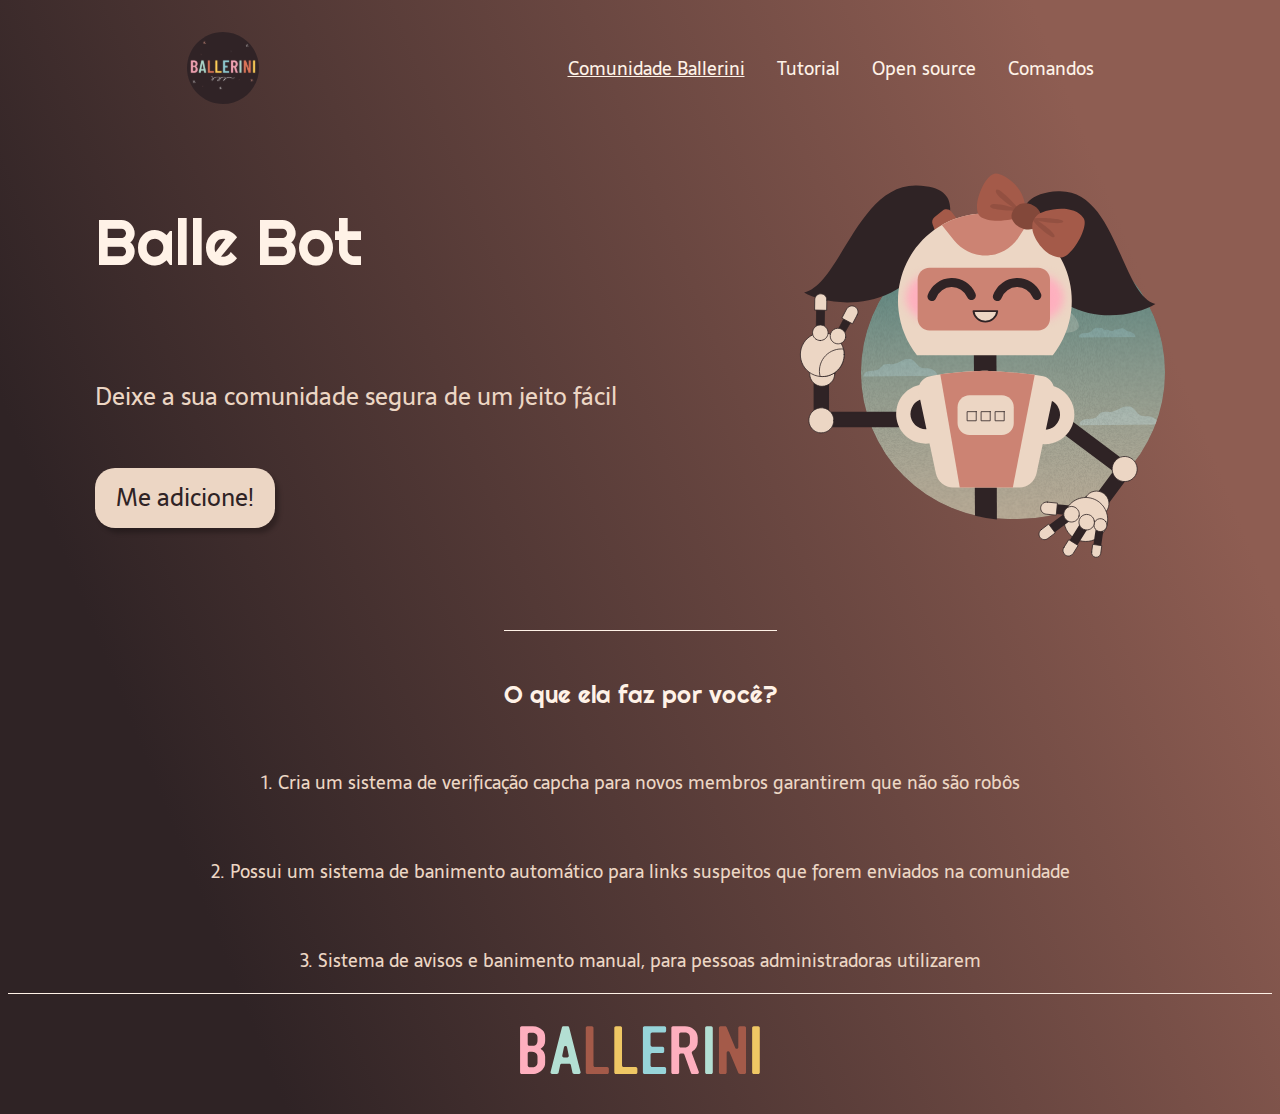
<file: index.html>
<!DOCTYPE html>
<html lang="pt-BR">
<head>
  <meta charset="UTF-8">
  <meta name="viewport" content="width=device-width, initial-scale=1.0">
   <meta name="description" content="Um bot que irá moderar e deixar a sua comunidade segura de um jeito fácil!">
   <title>Balle Bot - Modere a sua comunidade do Discord</title>
   <link rel="stylesheet" type="text/css" href="style.css">
</head>

<body>
  <header class="cabecalho">
    <img class="cabecalho-imagem" src="./logo/logo 1.svg" alt="Logo da Comunidade Ballerini">
    <nav class="cabecalho-menu">
      <a class="cabecalho-menu-item" href="https://discord.gg/wagxzStdcR">Comunidade Ballerini</a>
      <a class="cabecalho-menu-item">Tutorial</a>
      <a class="cabecalho-menu-item">Open source</a>
      <a class="cabecalho-menu-item">Comandos</a>
    </nav>
  </header>

  <main>
<section class="conteudo-principal">
<div class="conteudo-principal-escrito">
<h1 class="conteudo-principal-escrito-titulo">Balle Bot</h1>
<h2 class="conteudo-principal-escrito-subtitulo">Deixe a sua comunidade segura de um jeito fácil</h2>
  <button class="conteudo-principal-escrito-botao">Me adicione!</button>
</div>
  <img class="conteudo-principal-imagem" src="./Balle Bot.svg" alt="Imagem da Balle Bot">
</section>

<section class="conteudo-secundario">
  <h3 class="conteudo-secundario-titulo">O que ela faz por você?</h3>
  <p class="conteudo-secundario-paragrafo">1. Cria um <strong>sistema de verificação capcha</strong> para novos membros garantirem que não são robôs</p>
  <p class="conteudo-secundario-paragrafo">2. Possui um <strong>sistema de banimento automático</strong> para links suspeitos que forem enviados na comunidade</p>
  <p class="conteudo-secundario-paragrafo">3. <strong>Sistema de avisos e banimento manual</strong>, para pessoas administradoras utilizarem</p>
</section>
  </main>

  <footer class="rodape">
<img class="rodape-imagem" src="./BALLERINI.svg">
  </footer>
</body>

</html>
</file>
<file: style.css>
@import url('https://fonts.googleapis.com/css2?family=Poppins:ital,wght@0,100;0,200;0,300;0,400;0,500;0,600;0,700;0,800;0,900;1,100;1,200;1,300;1,400;1,500;1,600;1,700;1,800;1,900&family=Raleway:ital,wght@0,100..900;1,100..900&family=Righteous&family=Sarala:wght@400;700&display=swap');

{
margin: 0;
padding: 0;
box-sizing: border-box;
text-decoration: none;
}

body {
  font-size: 100%;
  background: linear-gradient(68.15deg, #2f2325 16.62%, #8e5d52 85.61%)
}

.cabecalho {
    display: flex;
    flex-direction: row;
    align-items: center;
    justify-content: space-around;
    padding: 24px;
  }

.cabecalho-imagem {
  height: 72px;
}

  .cabecalho-menu {
  display: flex;
  gap: 32px;
}

.cabecalho-menu-item {
  font-family: 'Sarala', sans-serif;
  color: #FFF2E7;
  font-weight: 400;
  font-size: 18px;
}

.conteudo {
  margin-bottom: 48px;
  border-top: 0.4px solid #FFF2E7;
}

.conteudo-principal {
  display: flex;
  flex-direction: row;
  align-items: center;
  justify-content: space-around;
}

.conteudo-principal-escrito {
  display: flex;
  flex-direction: column;
  gap: 32px;
}

.conteudo-principal-escrito-titulo {
  font-family: "Righteous", sans-serif;
  font-weight: 400;
  font-size: 64px;
  color: #FFF2E7; 
}

.conteudo-principal-escrito-subtitulo {
  font-family: 'Sarala', sans-serif;
  font-weight: 400;
  font-size: 24px;
  color: #ecd6c4;
}

.conteudo-principal-escrito-botao {
  background-color: #ecd6c4;
  width: 180px;
  height: 60px;
  border: none;
  box-shadow:  4px 5px 4px rgba(0, 0, 0, 0.25);
  border-radius: 20px;
  font-family: 'Sarala', sans-serif;
  font-weight: 400;
  font-size: 24px;
  color: #2f2325;
}

.conteudo-principal-escrito-botao:hover {
  background-color: rgba(236, 214, 196, 0.53);
}

.conteudo-principal-imagem {
  height: 430px;
}

.conteudo-secundario {
  display: flex;
  flex-direction: column;
  align-items: center;
  gap: 24px;
  margin-top: 48px;
}

.conteudo-secundario-titulo {
  border-top: 0.4px solid #FFF2E7;
  padding-top: 48px;
  font-family: "Righteous", sans-serif;
  font-weight: 400;
  font-size: 24px;
  color: #FFF2E7; 
  margin-bottom: 16px;
}

.conteudo-secundario-paragrafo {
  font-family: 'Sarala', sans-serif;
  font-weight: 300;
  font-size: 18px;
  color: #ecd6c4;
}

.rodape {
  padding: 32px;
  border-top: 0.4px solid #FFF2E7;
}

.rodape-imagem {
  height: 48px;
  display: block;
  margin: 0 auto;
}
</file>
